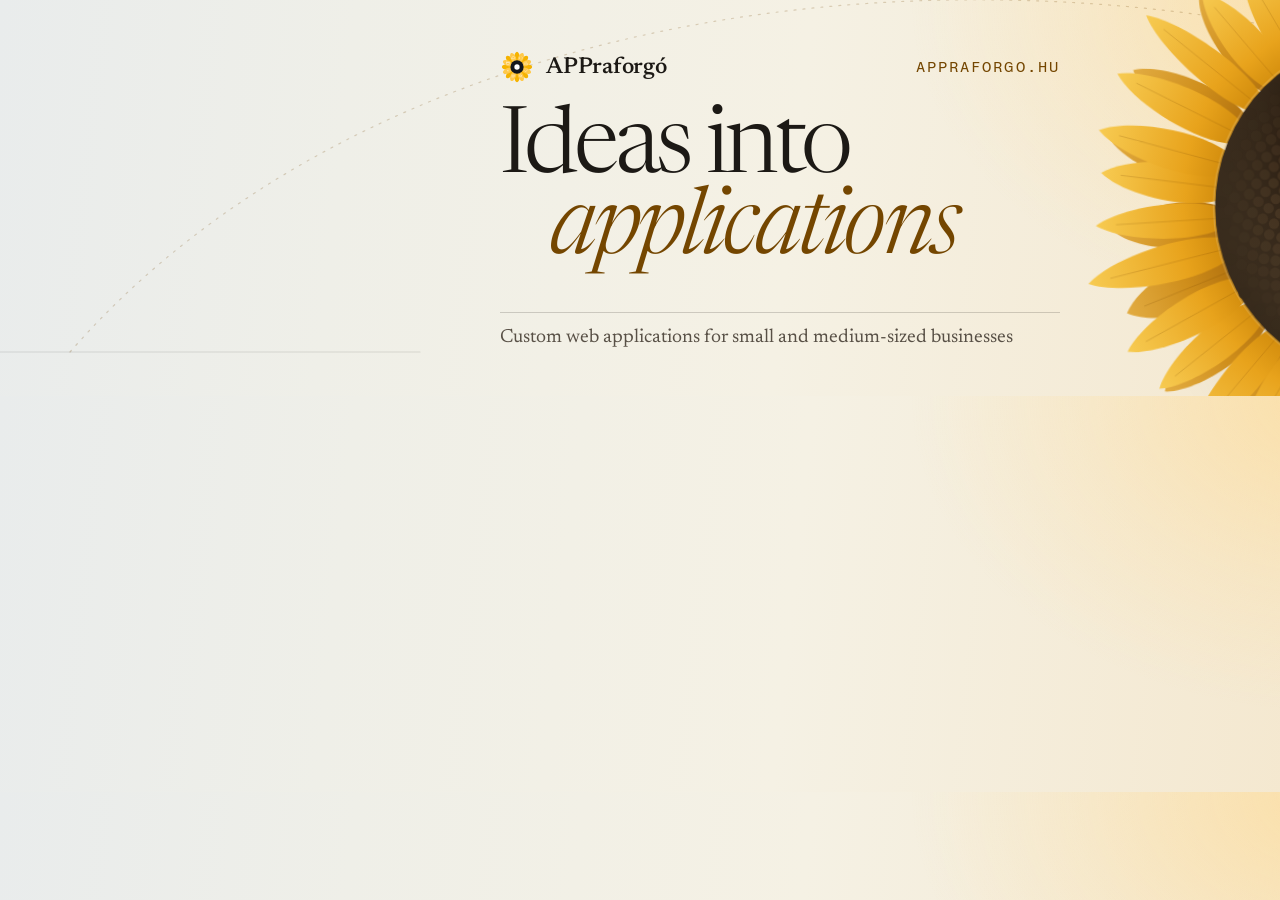
<file: design/linkedin-borito.html>
<!doctype html>
<html lang="en">
<head>
<meta charset="utf-8">
<meta name="robots" content="noindex, nofollow">
<title>APPraforgó — LinkedIn-borító</title>
<!--
  LinkedIn-profil borítókép, 1584 × 396, angolul. Nem látogatóknak készült: a design/linkedin-borito.js nyitja meg,
  kétszeres felbontásban lefényképezi, és a design/linkedin-borito-en.jpg fájlba írja.

  Ugyanaz a nap, mint a megosztási kártyán, csak csíkra nyújtva: balra hűvös
  hajnali papír (ide kerül a LinkedIn kerek profilképe), középen felível a
  nap útja, jobbra mézszínű délután és a virág, a nap felé fordulva. A
  virágot az oldal saját ../assets/main.js-e rajzolja: bitre ugyanaz a virág.

  A bal alsó sarkot a LinkedIn a profilképpel takarja (asztali gépen ebben a
  léptékben kb. x < 360, y > 190, mobilon x < 460), ezért minden szöveg a
  SAFE_LEFT-től jobbra van — ezt a generátor ellenőrzi.
-->
<style>
@font-face { font-family: "Newsreader Display"; src: url("../assets/fonts/newsreader-display.woff2") format("woff2"); font-weight: 330; }
@font-face { font-family: "Newsreader Display"; src: url("../assets/fonts/newsreader-display-italic.woff2") format("woff2"); font-weight: 330; font-style: italic; }
@font-face { font-family: "Newsreader Text"; src: url("../assets/fonts/newsreader-text.woff2") format("woff2"); font-weight: 400 560; }
@font-face { font-family: "Fragment Mono"; src: url("../assets/fonts/fragment-mono-hu.woff2") format("woff2"); font-weight: 400; }

* { box-sizing: border-box; margin: 0; padding: 0; }
html, body { width: 1584px; height: 396px; overflow: hidden; }

body {
  position: relative;
  color: #1C1915;
  background:
    /* a nap: jobbra fent, a virág mögött */
    radial-gradient(560px 420px at 84% 0%, rgba(255, 219, 148, .66) 0%, rgba(255, 219, 148, .22) 45%, transparent 75%),
    /* az egész nap egy csíkban: hajnali gyöngyház balra, aranyóra jobbra */
    linear-gradient(96deg, #E9ECEC 0%, #EFEFE8 22%, #F5F1E4 50%, #F4E3C4 100%);
  -webkit-font-smoothing: antialiased;
}

/* A nap útja: balra a hajnali horizontról indul, a virág mögött tetőzik. */
.arc { position: absolute; inset: 0; width: 100%; height: 100%; overflow: visible; }
.arc path { fill: none; stroke: #744600; stroke-opacity: .22; stroke-width: 1.2; stroke-dasharray: 2 7; stroke-linecap: round; }
.arc .horizon { stroke: #1C1915; stroke-opacity: .12; stroke-dasharray: none; }

/* A virág: jobbra, fent és lent levágva, enyhén a nap felé fordítva. */
.stage {
  position: absolute; width: 640px; height: 640px; left: 1066px; top: -112px;
  perspective: 1600px;
}
.stage .shadow {
  position: absolute; inset: 10% 6% 2% 14%;
  background: radial-gradient(closest-side, rgba(43, 58, 85, .22), rgba(43, 58, 85, .08) 55%, transparent 80%);
  translate: -6% 8%; filter: blur(16px);
}
.flower { width: 100%; height: 100%; overflow: visible; transform: rotateY(12deg) rotateX(4deg); }

/* Hideg vignetta a sarkokban — meleg fény, hideg árnyék. */
.lens {
  position: absolute; inset: 0; pointer-events: none;
  background: radial-gradient(110% 160% at 50% 45%, transparent 60%, rgba(43, 58, 85, .10) 100%);
  mix-blend-mode: multiply;
}

.copy { position: absolute; left: 500px; top: 50px; bottom: 46px; width: 600px; display: flex; flex-direction: column; }

.top { display: flex; justify-content: space-between; align-items: center; width: 560px; }
.mark { display: flex; align-items: center; gap: 12px; font: 560 23px/1 "Newsreader Text", Georgia, serif; letter-spacing: -.01em; }
.mark img { width: 34px; height: 34px; }

.title {
  margin-top: 26px;
  font: 330 92px/.88 "Newsreader Display", Georgia, serif;
  letter-spacing: -.045em;
}
.title span { display: block; }
.title em { display: block; padding-left: .55em; font-style: italic; color: #744600; letter-spacing: -.04em; }

.foot {
  margin-top: auto; padding-top: 14px; width: 560px;
  border-top: 1px solid rgba(28, 25, 21, .18);
  font: 400 19px/1.2 "Newsreader Text", Georgia, serif; color: #585046;
}
.url { color: #744600; font: 400 15px/1 "Fragment Mono", ui-monospace, monospace; letter-spacing: .14em; text-transform: uppercase; white-space: nowrap; }
</style>
</head>
<body>
  <svg class="arc" viewBox="0 0 1584 396" aria-hidden="true">
    <path class="horizon" d="M0 352H420"/>
    <path d="M70 352C360 20 900 -60 1340 40"/>
  </svg>
  <div class="stage" aria-hidden="true">
    <div class="shadow"></div>
    <svg class="flower" viewBox="-560 -560 1120 1120"></svg>
  </div>
  <div class="lens"></div>

  <div class="copy">
    <div class="top"><p class="mark"><img src="../assets/logo.svg" alt=""><span>APPraforgó</span></p><p class="url">appraforgo.hu</p></div>
    <h1 class="title"><span>Ideas into</span><em>applications</em></h1>
    <p class="foot">Custom web applications for small and medium-sized businesses</p>
  </div>

<script src="../assets/main.js"></script>
</body>
</html>
</file>
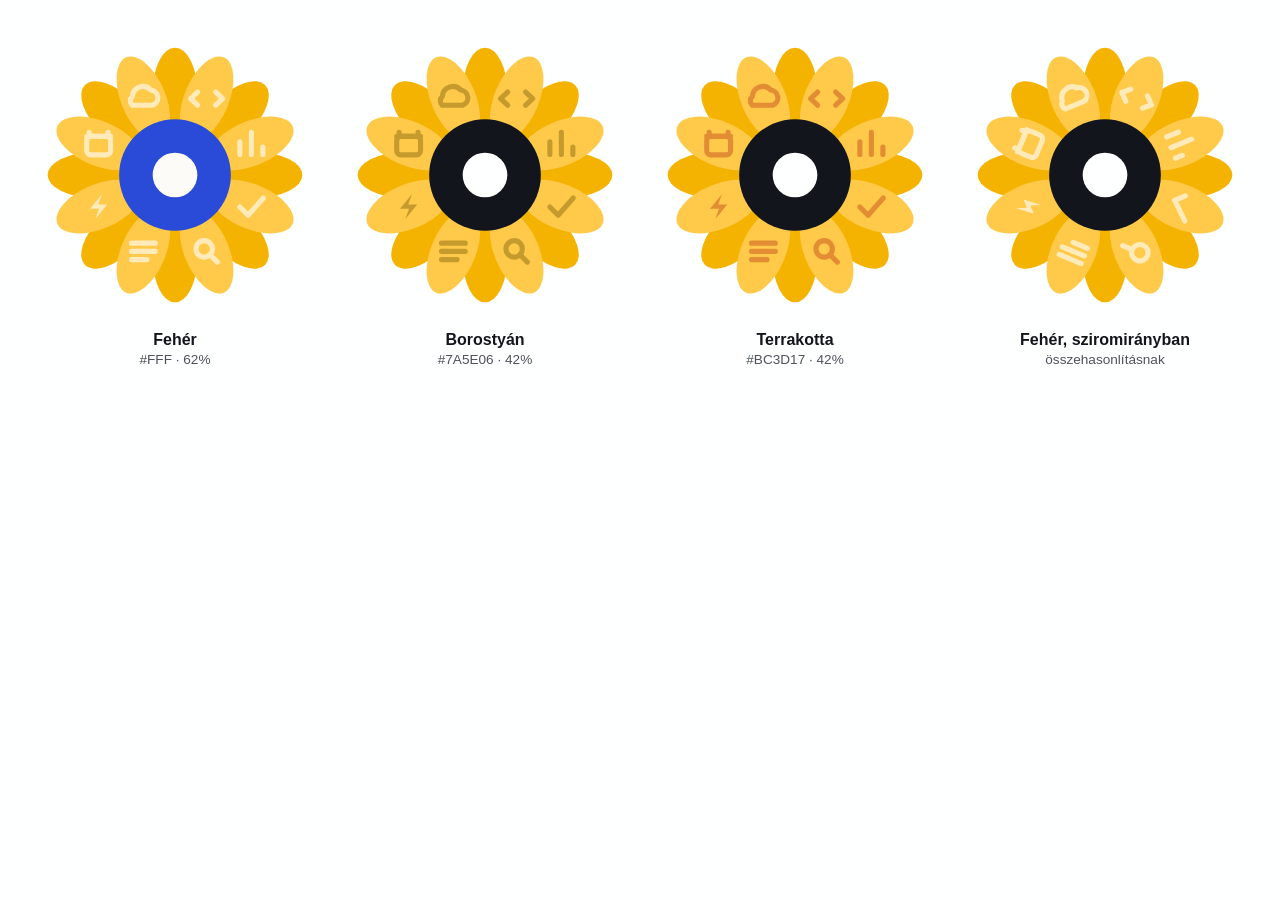
<file: design/logo-nagy.html>
<!doctype html>
<html lang="hu"><head><meta charset="utf-8"><meta name="robots" content="noindex, nofollow"><title>Nagyítás</title>
<style>
 body{margin:0;background:#FEFFFF;font:14px -apple-system,BlinkMacSystemFont,"Segoe UI",Arial,sans-serif;color:#12161C}
 .row{display:flex;gap:1.5rem;padding:2rem;align-items:flex-start}
 .c{flex:1;text-align:center}
 .c img{width:100%;max-width:290px;display:block;margin:0 auto .8rem}
 b{display:block;font-size:1rem;margin-bottom:.15rem}
 span{color:#4E525B;font-size:.85rem}
</style></head><body>
<div class="row">
  <div class="c"><img src="logo-variants/logo-ikonos-feher.svg" alt=""><b>Fehér</b><span>#FFF · 62%</span></div>
  <div class="c"><img src="logo-variants/logo-ikonos-borostyan.svg" alt=""><b>Borostyán</b><span>#7A5E06 · 42%</span></div>
  <div class="c"><img src="logo-variants/logo-ikonos-terrakotta.svg" alt=""><b>Terrakotta</b><span>#BC3D17 · 42%</span></div>
<div class="c"><img src="logo-variants/logo-ikonos-feher-radialis.svg" alt=""><b>Fehér, sziromirányban</b><span>összehasonlításnak</span></div>
</div></body></html>
</file>
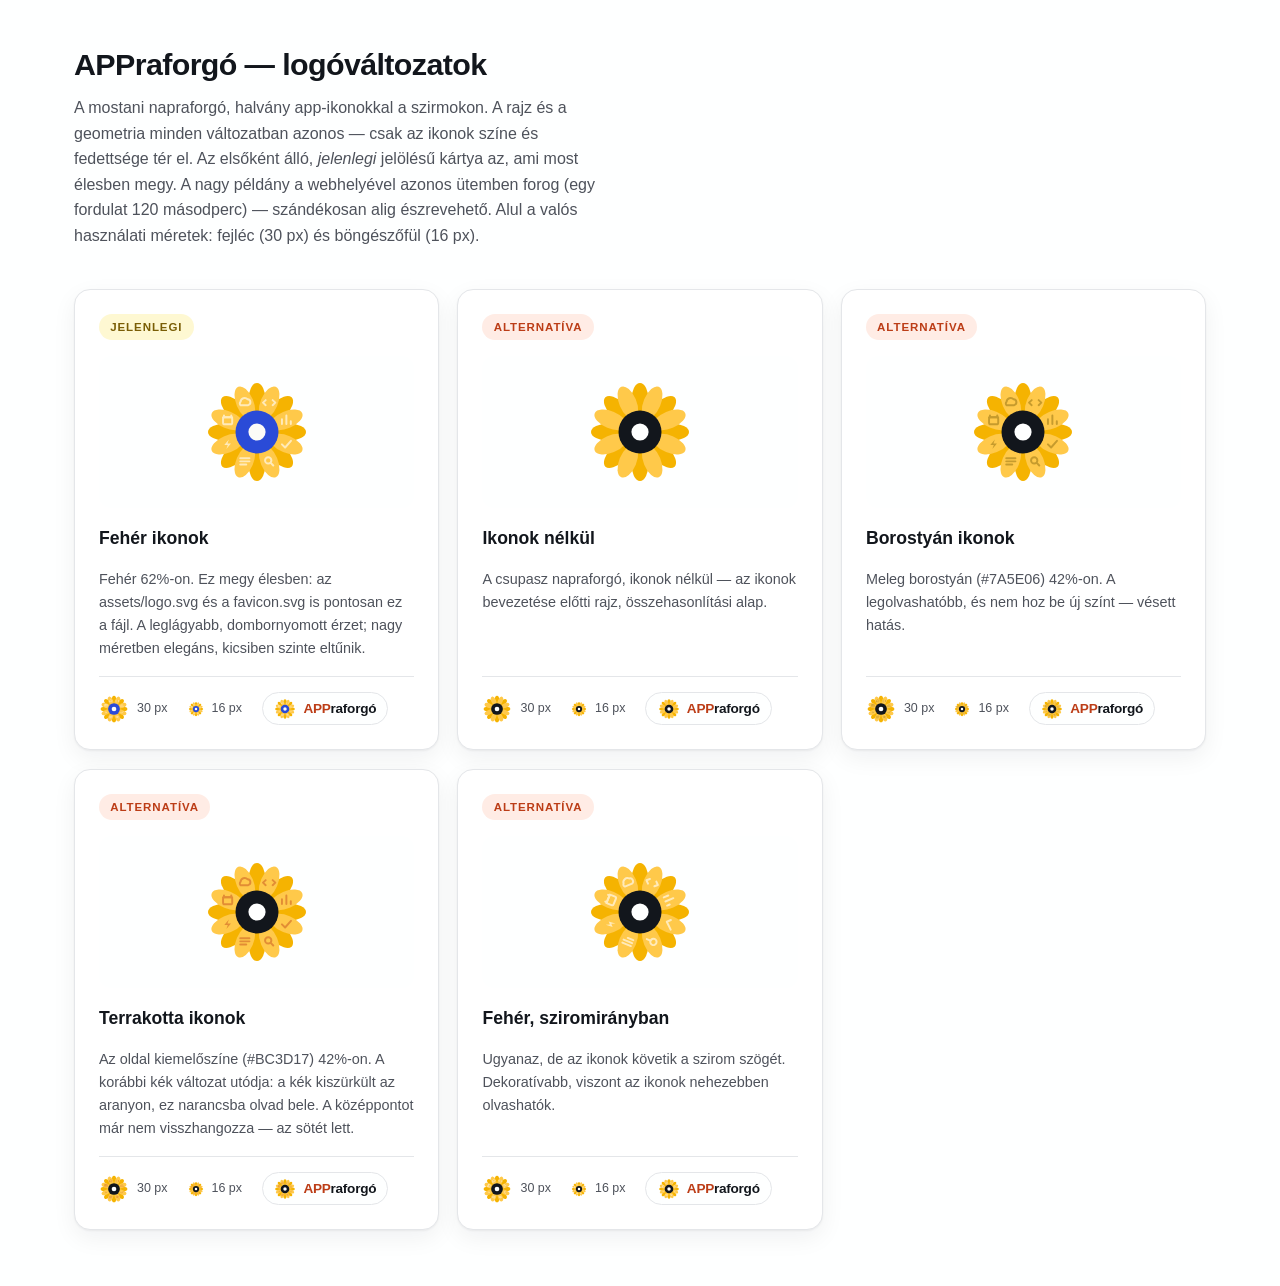
<file: design/logo-preview.html>
<!doctype html>
<html lang="hu">
<head>
<meta charset="utf-8">
<meta name="viewport" content="width=device-width, initial-scale=1">
<meta name="robots" content="noindex, nofollow">
<title>APPraforgó — logóváltozatok</title>
<style>
  :root {
    /* Ugyanaz a paletta, mint az assets/style.css :root blokkjában. */
    --bg:#FEFFFF; --surface:#fff; --ink:#12161C; --muted:#4E525B;
    --brand:#BC3D17; --brand-soft:#FFECE5; --line:#E4E6E9; --sun-ink:#7A5E06;
    --font:-apple-system,BlinkMacSystemFont,"Segoe UI",Inter,Roboto,Arial,sans-serif;
  }
  *,*::before,*::after{box-sizing:border-box}
  body{margin:0;background:var(--bg);color:var(--ink);font-family:var(--font);line-height:1.6}
  .wrap{max-width:1180px;margin:0 auto;padding:2.5rem 1.5rem 3.5rem}
  h1{font-size:1.9rem;letter-spacing:-.02em;margin:0 0 .4rem}
  .sub{color:var(--muted);margin:0 0 2.5rem;max-width:60ch}
  .grid{display:grid;gap:1.15rem;grid-template-columns:repeat(auto-fit,minmax(17rem,1fr))}
  .card{background:var(--surface);border:1px solid var(--line);border-radius:16px;
        padding:1.5rem;box-shadow:0 1px 2px rgba(18,22,28,.05),0 8px 24px rgba(18,22,28,.06);
        display:flex;flex-direction:column;gap:1rem}
  .badge{display:inline-block;font-size:.72rem;font-weight:700;letter-spacing:.08em;
         text-transform:uppercase;color:var(--brand);background:var(--brand-soft);
         border-radius:999px;padding:.25rem .7rem;align-self:flex-start}
  .badge.now{color:var(--sun-ink);background:#FEF8D2}
  .stage{display:grid;place-items:center;height:9.5rem;border-radius:12px;background:var(--bg)}
  .stage img{width:110px;height:110px;animation:spin 120s linear infinite}
  @keyframes spin{to{transform:rotate(360deg)}}
  h2{font-size:1.1rem;margin:0}
  .note{color:var(--muted);font-size:.9rem;margin:0}
  .sizes{display:flex;align-items:center;gap:1.25rem;padding-top:.9rem;
         border-top:1px solid var(--line);margin-top:auto}
  .size{display:flex;align-items:center;gap:.5rem;color:var(--muted);font-size:.78rem}
  .size img{display:block}
  .hdr{display:flex;align-items:center;gap:.45rem;background:var(--bg);
       border:1px solid var(--line);border-radius:999px;padding:.3rem .7rem;
       font-weight:700;font-size:.85rem;letter-spacing:-.02em}
  .hdr img{width:22px;height:22px}
  .hdr .app{color:var(--brand)}
  @media (prefers-reduced-motion: reduce){ .stage img{animation:none} }
</style>
</head>
<body>
<div class="wrap">
  <h1>APPraforgó — logóváltozatok</h1>
  <p class="sub">A mostani napraforgó, halvány app-ikonokkal a szirmokon. A rajz és a geometria minden változatban azonos — csak az ikonok színe és fedettsége tér el. Az elsőként álló, <em>jelenlegi</em> jelölésű kártya az, ami most élesben megy.
     A nagy példány a webhelyével azonos ütemben forog (egy fordulat 120 másodperc) —
     szándékosan alig észrevehető. Alul a valós használati méretek: fejléc (30 px) és
     böngészőfül (16 px).</p>
  <div class="grid" id="grid"></div>
</div>
<script>
  const V = [
    // A „jelenlegi" jelölés arra a fájlra tartozik, ami tényleg ki van
    // szállítva: a logo-ikonos-feher.svg bájtra azonos az assets/logo.svg-vel
    // és a favicon.svg-vel (azonos MD5). Korábban az ikonok nélküli rajz
    // kapta a jelölést — az a lap még az ikonok bevezetése előtt készült.
    ['logo-ikonos-feher.svg','Fehér ikonok','Fehér 62%-on. Ez megy élesben: az assets/logo.svg és a favicon.svg is pontosan ez a fájl. A leglágyabb, dombornyomott érzet; nagy méretben elegáns, kicsiben szinte eltűnik.', true],
    ['logo-ikonok-nelkul.svg','Ikonok nélkül','A csupasz napraforgó, ikonok nélkül — az ikonok bevezetése előtti rajz, összehasonlítási alap.'],
    ['logo-ikonos-borostyan.svg','Borostyán ikonok','Meleg borostyán (#7A5E06) 42%-on. A legolvashatóbb, és nem hoz be új színt — vésett hatás.'],
    ['logo-ikonos-terrakotta.svg','Terrakotta ikonok','Az oldal kiemelőszíne (#BC3D17) 42%-on. A korábbi kék változat utódja: a kék kiszürkült az aranyon, ez narancsba olvad bele. A középpontot már nem visszhangozza — az sötét lett.'],
    ['logo-ikonos-feher-radialis.svg','Fehér, sziromirányban','Ugyanaz, de az ikonok követik a szirom szögét. Dekoratívabb, viszont az ikonok nehezebben olvashatók.'],
  ];
  document.getElementById('grid').innerHTML = V.map(([f,name,note,now]) => `
    <article class="card">
      <span class="badge ${now?'now':''}">${now?'jelenlegi':'alternatíva'}</span>
      <div class="stage"><img src="logo-variants/${f}" alt=""></div>
      <h2>${name}</h2>
      <p class="note">${note}</p>
      <div class="sizes">
        <span class="size"><img src="logo-variants/${f}" width="30" height="30" alt="">30 px</span>
        <span class="size"><img src="logo-variants/${f}" width="16" height="16" alt="">16 px</span>
        <span class="hdr"><img src="logo-variants/${f}" alt=""><span><span class="app">APP</span>raforgó</span></span>
      </div>
    </article>`).join('');
</script>
</body>
</html>
</file>
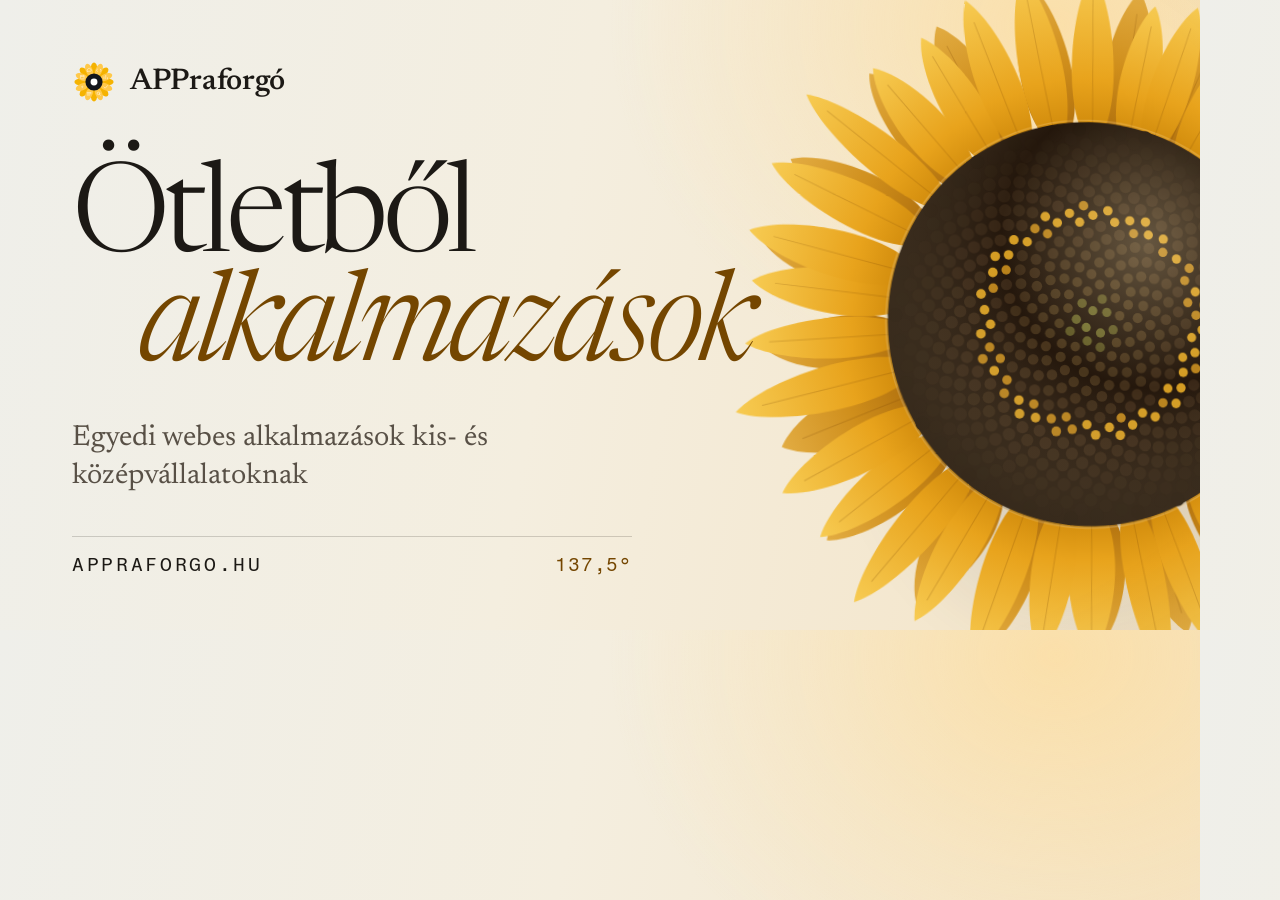
<file: design/og-kartya.html>
<!doctype html>
<html lang="hu">
<head>
<meta charset="utf-8">
<meta name="robots" content="noindex, nofollow">
<title>APPraforgó — megosztási kártya</title>
<!--
  Az oldal megosztási kártyája, 1200 × 630. Nem látogatóknak készült: a design/og-image.js nyitja meg, lefényképezi,
  és az assets/og.jpg / og-en.jpg fájlba írja. A nyelvet a ?lang=en dönti el.

  Egy képben az egész nap: balra hűvös hajnali papír, jobbra mézszínű
  délután, és a nap a jobb felső sarokban — a virág felé néz. A virágot
  ugyanaz a main.js rajzolja, mint az oldalon, ugyanazzal a
  determinisztikus véletlennel: bitre ugyanaz a virág. (Ugyanaz a fájl, mint
  amit az oldal tölt be: ../assets/main.js.)
-->
<style>
@font-face { font-family: "Newsreader Display"; src: url("../assets/fonts/newsreader-display.woff2") format("woff2"); font-weight: 330; }
@font-face { font-family: "Newsreader Display"; src: url("../assets/fonts/newsreader-display-italic.woff2") format("woff2"); font-weight: 330; font-style: italic; }
@font-face { font-family: "Newsreader Text"; src: url("../assets/fonts/newsreader-text.woff2") format("woff2"); font-weight: 400 560; }
@font-face { font-family: "Fragment Mono"; src: url("../assets/fonts/fragment-mono-hu.woff2") format("woff2"); font-weight: 400; }

* { box-sizing: border-box; margin: 0; padding: 0; }
html, body { width: 1200px; height: 630px; overflow: hidden; }

body {
  position: relative;
  color: #1C1915;
  background:
    /* a nap: jobbra fent, a virág mögött */
    radial-gradient(620px 520px at 88% 4%, rgba(255, 219, 148, .62) 0%, rgba(255, 219, 148, .22) 42%, transparent 72%),
    /* a nap íve egy képben: hajnali gyöngyház balra, aranyóra jobbra */
    linear-gradient(100deg, #EFEFEA 0%, #F4EEDF 46%, #F4E3C4 100%);
  -webkit-font-smoothing: antialiased;
}

/* A virág: jobbra, a kép szélén levágva, enyhén a nap felé fordítva. */
.stage {
  position: absolute; width: 760px; height: 760px; left: 712px; top: -58px;
  perspective: 1600px;
}
.stage .shadow {
  position: absolute; inset: 10% 6% 2% 14%;
  background: radial-gradient(closest-side, rgba(43, 58, 85, .22), rgba(43, 58, 85, .08) 55%, transparent 80%);
  translate: -6% 8%; filter: blur(16px);
}
.flower { width: 100%; height: 100%; overflow: visible; transform: rotateY(10deg) rotateX(5deg); }

/* Hideg vignetta a sarkokban — meleg fény, hideg árnyék. */
.lens {
  position: absolute; inset: 0; pointer-events: none;
  background: radial-gradient(120% 120% at 40% 45%, transparent 58%, rgba(43, 58, 85, .11) 100%);
  mix-blend-mode: multiply;
}

.copy { position: absolute; left: 72px; top: 60px; bottom: 56px; width: 700px; display: flex; flex-direction: column; }

.mark { display: flex; align-items: center; gap: 14px; font: 560 30px/1 "Newsreader Text", Georgia, serif; letter-spacing: -.01em; }
.mark img { width: 44px; height: 44px; }

.title {
  margin-top: 64px;
  font: 330 124px/.88 "Newsreader Display", Georgia, serif;
  letter-spacing: -.045em;
}
.title span { display: block; }
.title em { display: block; padding-left: .55em; font-style: italic; color: #744600; letter-spacing: -.04em; }

.desc { margin-top: 34px; max-width: 30ch; font: 400 29px/1.32 "Newsreader Text", Georgia, serif; color: #585046; }

.foot {
  margin-top: auto; padding-top: 18px; width: 560px;
  border-top: 1px solid rgba(28, 25, 21, .18);
  display: flex; justify-content: space-between; align-items: baseline;
  font: 400 19px/1 "Fragment Mono", ui-monospace, monospace; letter-spacing: .14em; text-transform: uppercase;
}
.foot .rule { color: #744600; letter-spacing: .04em; }
</style>
</head>
<body>
  <div class="stage" aria-hidden="true">
    <div class="shadow"></div>
    <svg class="flower" viewBox="-560 -560 1120 1120"></svg>
  </div>
  <div class="lens"></div>

  <div class="copy">
    <p class="mark"><img src="../assets/logo.svg" alt=""><span>APPraforgó</span></p>
    <h1 class="title"><span data-t="l1">Ötletből</span><em data-t="l2">alkalmazások</em></h1>
    <p class="desc" data-t="desc">Egyedi webes alkalmazások kis- és középvállalatoknak</p>
    <p class="foot"><span>appraforgo.hu</span><span class="rule" data-t="rule">137,5°</span></p>
  </div>

<script>
  // Nyelvenként csak a szöveg változik, a kompozíció nem.
  (function () {
    var T = {
      en: { l1: "Ideas into", l2: "applications", desc: "Custom web applications for small and medium-sized businesses", rule: "137.5°" }
    };
    var lang = new URLSearchParams(location.search).get("lang");
    if (!T[lang]) return;
    document.documentElement.lang = lang;
    document.querySelectorAll("[data-t]").forEach(function (el) { el.textContent = T[lang][el.dataset.t]; });
  })();
</script>
<script src="../assets/main.js"></script>
</body>
</html>
</file>
